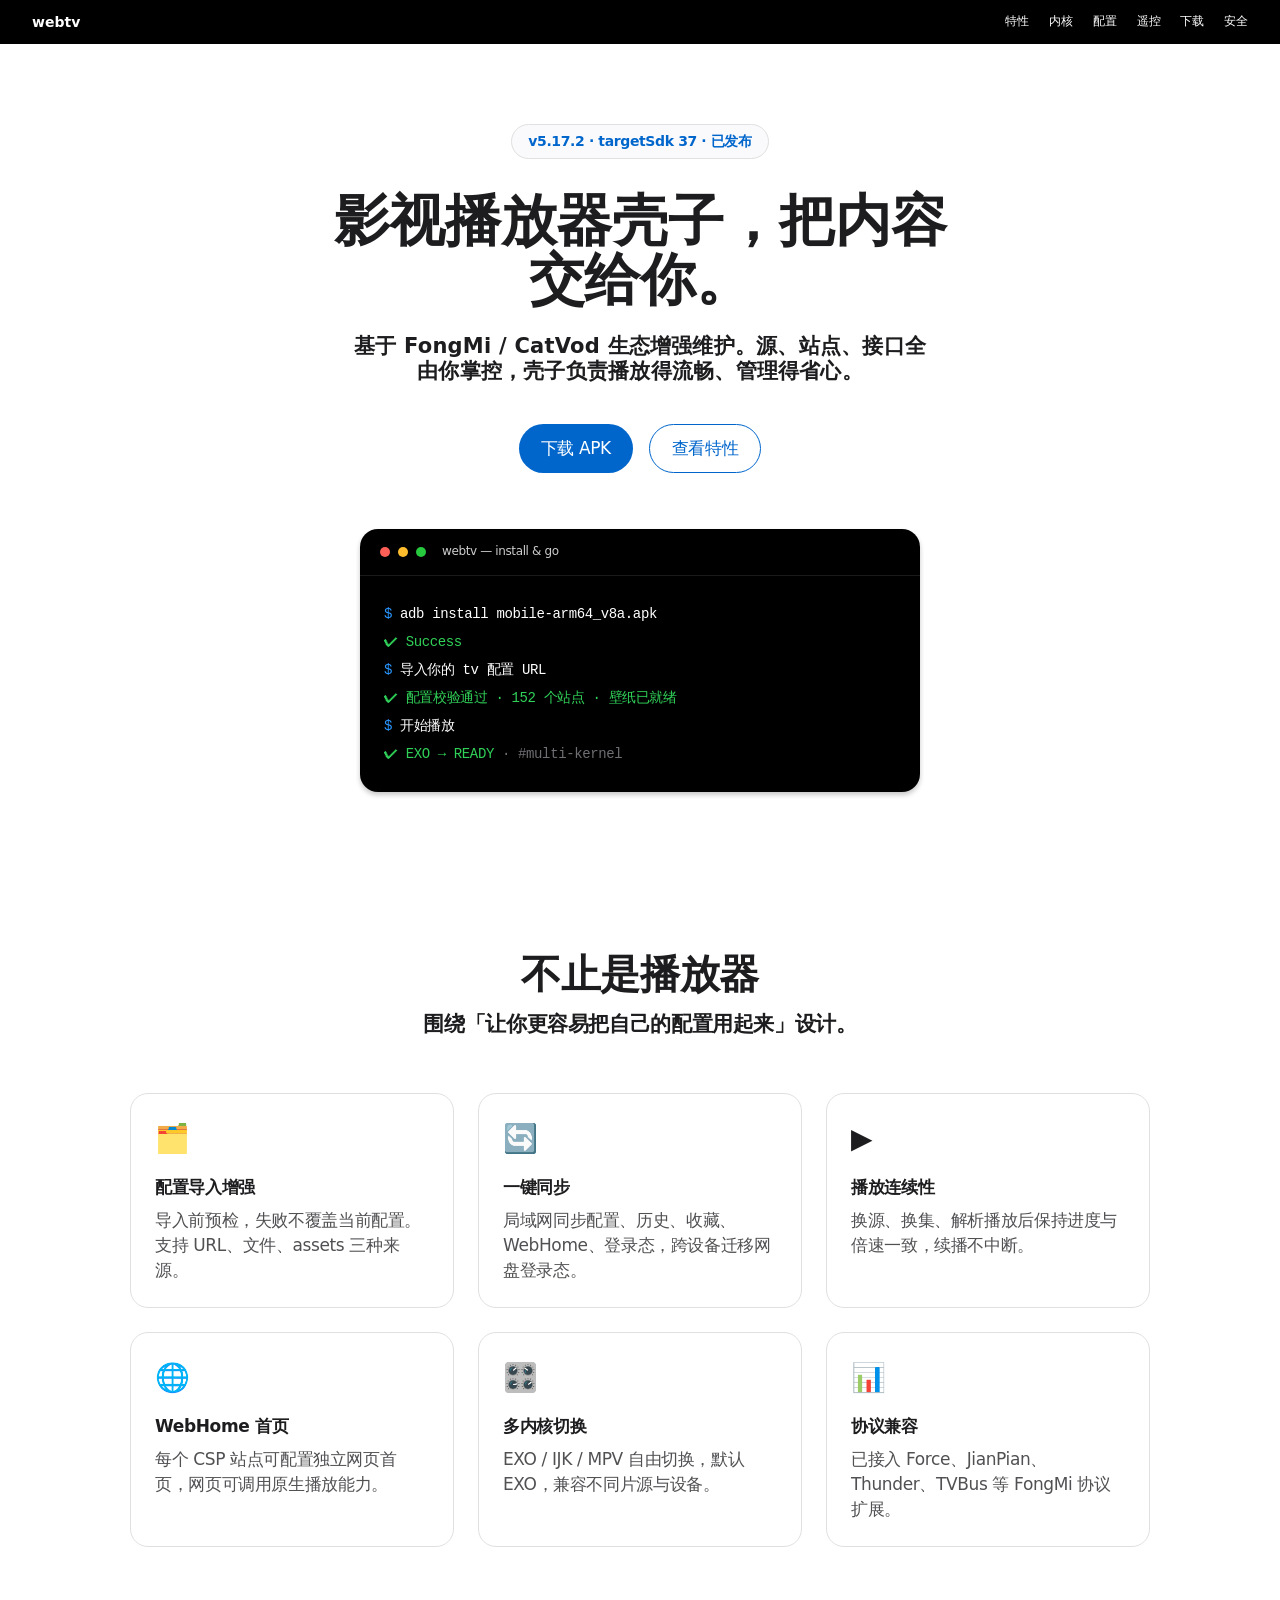
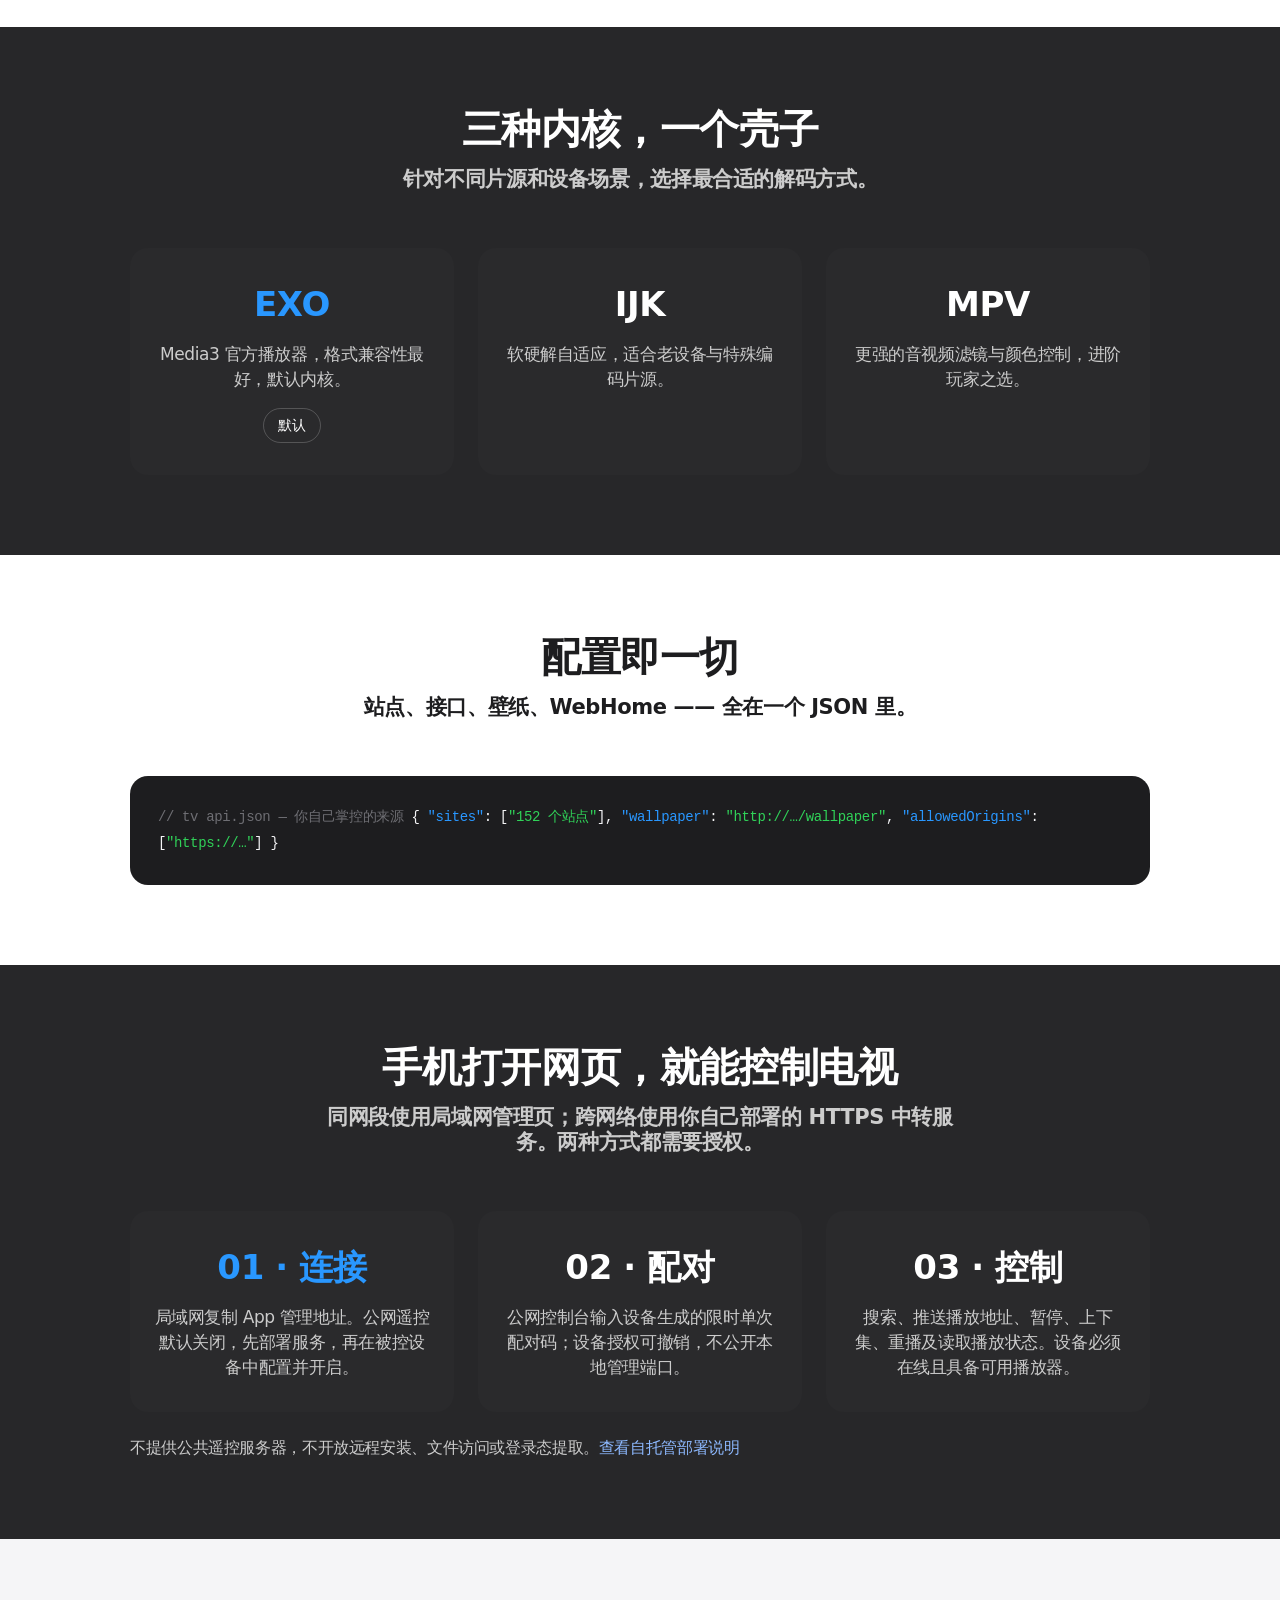
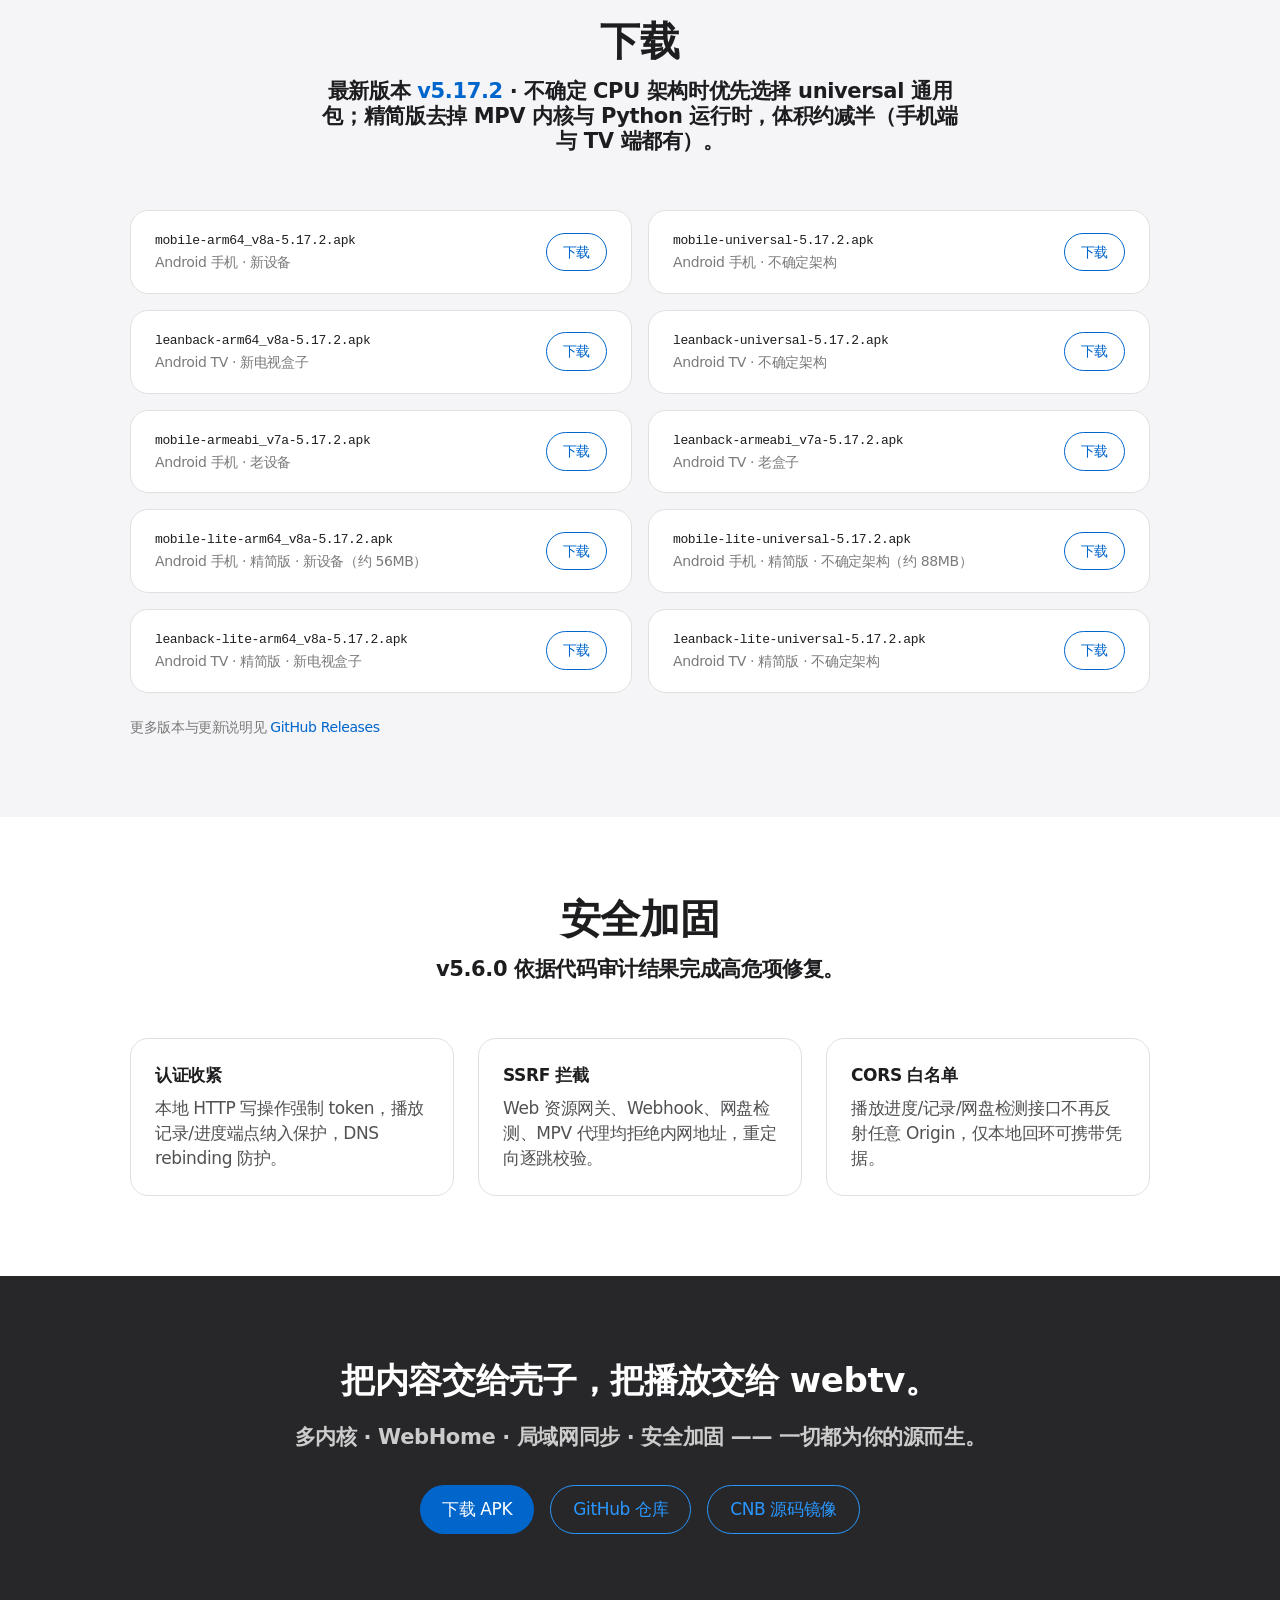
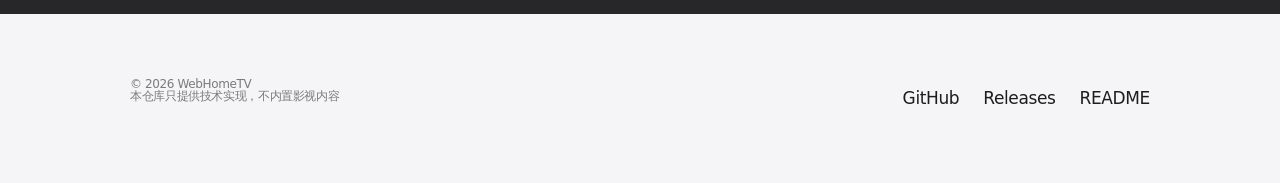
<file: docs/index.html>
<!DOCTYPE html>
<html lang="zh-CN">
<head>
<meta charset="UTF-8">
<meta name="viewport" content="width=device-width, initial-scale=1">
<title>WebHomeTV — 影视播放器壳子</title>
<meta name="description" content="WebHomeTV 是基于 FongMi / CatVod 生态增强维护的 Android 影音播放器壳子，支持多内核播放、WebHome 自定义首页、局域网同步与安全加固。">
<meta property="og:title" content="WebHomeTV — 影视播放器壳子">
<meta property="og:description" content="多内核播放 · WebHome 首页 · 局域网同步 · 安全加固">
<meta property="og:type" content="website">
<style>
  :root {
    --blue: #0066cc;
    --blue-focus: #0071e3;
    --blue-on-dark: #2997ff;
    --canvas: #ffffff;
    --parchment: #f5f5f7;
    --pearl: #fafafc;
    --tile-1: #272729;
    --ink: #1d1d1f;
    --body-on-dark: #ffffff;
    --body-muted: #cccccc;
    --ink-muted-48: #7a7a7a;
    --hairline: #e0e0e0;
    --divider-soft: #f0f0f0;
    --product-shadow: 0 3px 5px 0 rgba(0, 0, 0, 0.22);
    --font: -apple-system, BlinkMacSystemFont, "SF Pro Text", "Inter", "Segoe UI", system-ui, sans-serif;
    --font-display: -apple-system, BlinkMacSystemFont, "SF Pro Display", "Inter", system-ui, sans-serif;
    --section: 80px;
  }

  * { margin: 0; padding: 0; box-sizing: border-box; }

  html { scroll-behavior: smooth; }

  body {
    font-family: var(--font);
    background: var(--canvas);
    color: var(--ink);
    line-height: 1.47;
    letter-spacing: -0.374px;
    -webkit-font-smoothing: antialiased;
  }

  .container { max-width: 1068px; margin: 0 auto; padding: 0 24px; }
  .container-wide { max-width: 1440px; margin: 0 auto; padding: 0 32px; }

  a { color: var(--blue); text-decoration: none; }
  a:hover { text-decoration: underline; }

  /* ---------- Global Nav ---------- */
  .global-nav {
    position: sticky; top: 0; z-index: 50;
    background: #000000;
    height: 44px;
    display: flex; align-items: center;
  }
  .global-nav .container-wide {
    display: flex; align-items: center; justify-content: space-between;
    width: 100%;
  }
  .brand { font-size: 14px; font-weight: 600; color: var(--body-on-dark); letter-spacing: 0; }
  .brand:hover { text-decoration: none; opacity: 0.8; }
  .nav-links { display: flex; gap: 20px; }
  .nav-links a { font-size: 12px; color: var(--body-on-dark); letter-spacing: -0.12px; }
  .nav-links a:hover { text-decoration: none; color: var(--blue-on-dark); }

  /* ---------- Hero (light tile) ---------- */
  .hero { padding: var(--section) 0; background: var(--canvas); }
  .hero .container { text-align: center; }
  .hero .sub {
    display: inline-block;
    font-size: 14px; font-weight: 600; color: var(--blue);
    border: 1px solid var(--hairline);
    border-radius: 9999px;
    padding: 6px 16px;
    margin-bottom: 32px;
    background: var(--pearl);
  }
  .hero h1 {
    font-family: var(--font-display);
    font-size: 56px; font-weight: 600;
    line-height: 1.07; letter-spacing: -0.28px;
    color: var(--ink);
    max-width: 16ch; margin: 0 auto 24px;
  }
  .hero .lead {
    font-size: 21px; font-weight: 600;
    line-height: 1.19; letter-spacing: 0.231px;
    color: var(--ink);
    max-width: 40ch; margin: 0 auto 40px;
  }
  .hero-actions { display: flex; gap: 16px; justify-content: center; flex-wrap: wrap; }

  .btn {
    display: inline-flex; align-items: center; justify-content: center;
    font-family: var(--font); font-size: 17px; font-weight: 400;
    border-radius: 9999px; min-height: 44px; padding: 11px 22px;
    cursor: pointer; transition: transform 160ms ease, background 160ms ease;
    text-decoration: none;
  }
  .btn:focus-visible { outline: 2px solid var(--blue-focus); outline-offset: 2px; }
  .btn:active { transform: scale(0.95); }
  .btn-primary { background: var(--blue); color: #ffffff; }
  .btn-primary:hover { background: var(--blue-focus); text-decoration: none; }
  .btn-secondary { background: transparent; color: var(--blue); border: 1px solid var(--blue); }
  .btn-secondary:hover { background: rgba(0, 102, 204, 0.05); text-decoration: none; }

  /* Terminal card — product evidence */
  .terminal {
    background: #000000;
    border-radius: 18px;
    overflow: hidden;
    text-align: left;
    margin: 56px auto 0;
    max-width: 560px;
    box-shadow: var(--product-shadow);
  }
  .terminal-bar {
    display: flex; align-items: center; gap: 8px;
    padding: 14px 20px;
    border-bottom: 1px solid rgba(255, 255, 255, 0.1);
  }
  .terminal-bar .t-dot { width: 10px; height: 10px; border-radius: 50%; display: inline-block; }
  .t-dot.r { background: #FF5F56; } .t-dot.y { background: #FFBD2E; } .t-dot.g { background: #27C93F; }
  .terminal-bar .t-title { color: var(--body-muted); font-size: 12px; margin-left: 8px; }
  .terminal-body { padding: 24px; color: #a1a1a6; font-size: 14px; line-height: 2; font-family: ui-monospace, "SF Mono", monospace; }
  .terminal-body .prompt { color: var(--blue-on-dark); }
  .terminal-body .cmd { color: var(--body-on-dark); }
  .terminal-body .out { color: #30d158; }
  .terminal-body .muted { color: #6e6e73; }

  /* ---------- Section rhythm ---------- */
  section.tile-light { background: var(--canvas); padding: var(--section) 0; }
  section.tile-parchment { background: var(--parchment); padding: var(--section) 0; }
  section.tile-dark { background: var(--tile-1); padding: var(--section) 0; }
  section.tile-dark h2, section.tile-dark p.sec-desc { color: var(--body-on-dark); }
  section.tile-dark .sec-desc { color: var(--body-muted); }

  .sec-head { text-align: center; margin-bottom: 56px; }
  .sec-head h2 {
    font-family: var(--font-display);
    font-size: 40px; font-weight: 600; line-height: 1.10;
    color: var(--ink); margin-bottom: 16px;
  }
  .tile-dark .sec-head h2 { color: var(--body-on-dark); }
  .sec-head p.sec-desc { font-size: 21px; font-weight: 600; color: var(--ink); line-height: 1.19; max-width: 44ch; margin: 0 auto; }
  .tile-dark .sec-head p.sec-desc { color: var(--body-muted); }

  /* ---------- Feature cards (utility grid) ---------- */
  .grid { display: grid; grid-template-columns: repeat(3, 1fr); gap: 24px; }
  .card {
    background: var(--canvas);
    border: 1px solid var(--hairline);
    border-radius: 18px;
    padding: 24px;
    transition: transform 160ms ease;
  }
  .card:hover { transform: translateY(-2px); }
  .card .ico { font-size: 28px; margin-bottom: 16px; }
  .card h3 { font-size: 17px; font-weight: 600; color: var(--ink); margin-bottom: 8px; }
  .card p { font-size: 17px; color: #515154; line-height: 1.47; }
  .card code {
    font-family: ui-monospace, "SF Mono", monospace;
    font-size: 13px;
    background: var(--parchment);
    border-radius: 5px; padding: 2px 6px; color: var(--blue);
  }

  /* ---------- Kernels (dark tile) ---------- */
  .kernels { display: grid; grid-template-columns: repeat(3, 1fr); gap: 24px; }
  .kernel {
    background: #2a2a2c;
    border-radius: 18px;
    padding: 32px 24px;
    text-align: center;
  }
  .kernel .k-name { font-size: 34px; font-weight: 600; color: var(--body-on-dark); margin-bottom: 12px; letter-spacing: -0.374px; }
  .kernel .k-name.blue { color: var(--blue-on-dark); }
  .kernel p { font-size: 17px; color: var(--body-muted); }
  .kernel .tag {
    display: inline-block; margin-top: 16px;
    font-size: 14px; font-weight: 400; color: var(--body-on-dark);
    border: 1px solid rgba(255, 255, 255, 0.2);
    border-radius: 9999px; padding: 6px 14px;
  }

  /* ---------- Config code block ---------- */
  .code-block {
    background: #1d1d1f;
    border-radius: 18px;
    padding: 28px;
    font-family: ui-monospace, "SF Mono", monospace;
    font-size: 14px; line-height: 1.9;
    overflow-x: auto;
    color: #f5f5f7;
  }
  .code-block .cmt { color: #6e6e73; }
  .code-block .key { color: var(--blue-on-dark); }
  .code-block .str { color: #30d158; }

  /* ---------- Download ---------- */
  .dl-grid { display: grid; grid-template-columns: repeat(2, 1fr); gap: 16px; }
  .dl-row {
    display: flex; align-items: center; justify-content: space-between; gap: 16px;
    background: var(--canvas);
    border: 1px solid var(--hairline);
    border-radius: 18px; padding: 20px 24px;
    transition: border-color 160ms ease;
  }
  .dl-row:hover { border-color: var(--blue); }
  .dl-name { font-family: ui-monospace, "SF Mono", monospace; font-size: 13px; color: var(--ink); }
  .dl-desc { font-size: 14px; color: var(--ink-muted-48); margin-top: 2px; }
  .dl-btn {
    font-size: 14px; font-weight: 400; color: var(--blue);
    border: 1px solid var(--blue); border-radius: 9999px;
    padding: 8px 16px; white-space: nowrap;
    transition: background 160ms ease;
  }
  .dl-btn:hover { background: rgba(0, 102, 204, 0.05); text-decoration: none; }

  /* ---------- Security (parchment) ---------- */
  .tile-parchment .card { background: var(--canvas); border-color: var(--divider-soft); }

  /* ---------- CTA (dark) ---------- */
  .cta h2 { font-size: 34px; font-weight: 600; color: var(--body-on-dark); margin-bottom: 16px; letter-spacing: -0.374px; }
  .cta p { font-size: 21px; font-weight: 600; color: var(--body-muted); margin-bottom: 32px; }
  .cta .btn-primary { background: var(--blue); }
  .cta .btn-secondary { color: var(--blue-on-dark); border-color: var(--blue-on-dark); }

  /* ---------- Footer ---------- */
  footer { background: var(--parchment); padding: 64px 0; }
  footer .container { display: flex; justify-content: space-between; align-items: flex-start; gap: 32px; flex-wrap: wrap; }
  footer .copy { font-size: 12px; color: var(--ink-muted-48); line-height: 1.0; }
  footer .links { display: flex; gap: 24px; }
  footer .links a { font-size: 17px; color: var(--ink); line-height: 2.41; }
  footer .links a:hover { color: var(--blue); }

  /* ---------- Responsive ---------- */
  @media (max-width: 833px) {
    .nav-links { display: none; }
    .grid, .kernels { grid-template-columns: repeat(2, 1fr); }
    .dl-grid { grid-template-columns: 1fr; }
  }
  @media (max-width: 640px) {
    .hero h1 { font-size: 34px; }
    .sec-head h2 { font-size: 32px; }
    .grid, .kernels { grid-template-columns: 1fr; }
    section.tile-light, section.tile-parchment, section.tile-dark { padding: 48px 0; }
    .hero { padding: 48px 0; }
  }
  @media (max-width: 419px) {
    .hero h1 { font-size: 28px; }
    .container, .container-wide { padding: 0 16px; }
  }

  @media (prefers-reduced-motion: reduce) {
    html { scroll-behavior: auto; }
    * { transition: none !important; }
  }
</style>
</head>
<body>

<nav class="global-nav" aria-label="主导航">
  <div class="container-wide">
    <div class="brand">webtv</div>
    <div class="nav-links">
      <a href="#features">特性</a>
      <a href="#kernels">内核</a>
      <a href="#config">配置</a>
      <a href="#remote">遥控</a>
      <a href="#download">下载</a>
      <a href="#security">安全</a>
    </div>
  </div>
</nav>

<header class="hero" id="top">
  <div class="container">
    <span class="sub">v5.17.2 · targetSdk 37 · 已发布</span>
    <h1>影视播放器壳子，把内容交给你。</h1>
    <p class="lead">基于 FongMi / CatVod 生态增强维护。源、站点、接口全由你掌控，壳子负责播放得流畅、管理得省心。</p>
    <div class="hero-actions">
      <a class="btn btn-primary" href="#download">下载 APK</a>
      <a class="btn btn-secondary" href="#features">查看特性</a>
    </div>
    <div class="terminal" role="img" aria-label="终端命令行示例">
      <div class="terminal-bar">
        <span class="t-dot r"></span><span class="t-dot y"></span><span class="t-dot g"></span>
        <span class="t-title">webtv — install &amp; go</span>
      </div>
      <div class="terminal-body">
        <div><span class="prompt">$</span> <span class="cmd">adb install mobile-arm64_v8a.apk</span></div>
        <div><span class="out">✔ Success</span></div>
        <div><span class="prompt">$</span> <span class="cmd">导入你的 tv 配置 URL</span></div>
        <div><span class="out">✔ 配置校验通过 · 152 个站点 · 壁纸已就绪</span></div>
        <div><span class="prompt">$</span> <span class="cmd">开始播放</span></div>
        <div><span class="out">✔ EXO → READY <span class="muted">· #multi-kernel</span></span></div>
      </div>
    </div>
  </div>
</header>

<section class="tile-light" id="features">
  <div class="container">
    <div class="sec-head">
      <h2>不止是播放器</h2>
      <p class="sec-desc">围绕「让你更容易把自己的配置用起来」设计。</p>
    </div>
    <div class="grid">
      <div class="card">
        <div class="ico">🗂️</div>
        <h3>配置导入增强</h3>
        <p>导入前预检，失败不覆盖当前配置。支持 URL、文件、assets 三种来源。</p>
      </div>
      <div class="card">
        <div class="ico">🔄</div>
        <h3>一键同步</h3>
        <p>局域网同步配置、历史、收藏、WebHome、登录态，跨设备迁移网盘登录态。</p>
      </div>
      <div class="card">
        <div class="ico">▶️</div>
        <h3>播放连续性</h3>
        <p>换源、换集、解析播放后保持进度与倍速一致，续播不中断。</p>
      </div>
      <div class="card">
        <div class="ico">🌐</div>
        <h3>WebHome 首页</h3>
        <p>每个 CSP 站点可配置独立网页首页，网页可调用原生播放能力。</p>
      </div>
      <div class="card">
        <div class="ico">🎛️</div>
        <h3>多内核切换</h3>
        <p>EXO / IJK / MPV 自由切换，默认 EXO，兼容不同片源与设备。</p>
      </div>
      <div class="card">
        <div class="ico">📊</div>
        <h3>协议兼容</h3>
        <p>已接入 Force、JianPian、Thunder、TVBus 等 FongMi 协议扩展。</p>
      </div>
    </div>
  </div>
</section>

<section class="tile-dark" id="kernels">
  <div class="container">
    <div class="sec-head">
      <h2>三种内核，一个壳子</h2>
      <p class="sec-desc">针对不同片源和设备场景，选择最合适的解码方式。</p>
    </div>
    <div class="kernels">
      <div class="kernel">
        <div class="k-name blue">EXO</div>
        <p>Media3 官方播放器，格式兼容性最好，默认内核。</p>
        <span class="tag">默认</span>
      </div>
      <div class="kernel">
        <div class="k-name">IJK</div>
        <p>软硬解自适应，适合老设备与特殊编码片源。</p>
      </div>
      <div class="kernel">
        <div class="k-name">MPV</div>
        <p>更强的音视频滤镜与颜色控制，进阶玩家之选。</p>
      </div>
    </div>
  </div>
</section>

<section class="tile-light" id="config">
  <div class="container">
    <div class="sec-head">
      <h2>配置即一切</h2>
      <p class="sec-desc">站点、接口、壁纸、WebHome —— 全在一个 JSON 里。</p>
    </div>
    <div class="code-block" role="img" aria-label="tv 配置 JSON 示例">
<span class="cmt">// tv api.json — 你自己掌控的来源</span>
{
  <span class="key">"sites"</span>: [<span class="str">"152 个站点"</span>],
  <span class="key">"wallpaper"</span>: <span class="str">"http://…/wallpaper"</span>,
  <span class="key">"allowedOrigins"</span>: [<span class="str">"https://…"</span>]
}
    </div>
  </div>
</section>

<section class="tile-dark" id="remote">
  <div class="container">
    <div class="sec-head">
      <h2>手机打开网页，就能控制电视</h2>
      <p class="sec-desc">同网段使用局域网管理页；跨网络使用你自己部署的 HTTPS 中转服务。两种方式都需要授权。</p>
    </div>
    <div class="kernels">
      <div class="kernel">
        <div class="k-name blue">01 · 连接</div>
        <p>局域网复制 App 管理地址。公网遥控默认关闭，先部署服务，再在被控设备中配置并开启。</p>
      </div>
      <div class="kernel">
        <div class="k-name">02 · 配对</div>
        <p>公网控制台输入设备生成的限时单次配对码；设备授权可撤销，不公开本地管理端口。</p>
      </div>
      <div class="kernel">
        <div class="k-name">03 · 控制</div>
        <p>搜索、推送播放地址、暂停、上下集、重播及读取播放状态。设备必须在线且具备可用播放器。</p>
      </div>
    </div>
    <p style="margin-top:24px;color:#ccc">不提供公共遥控服务器，不开放远程安装、文件访问或登录态提取。<a style="color:#8db9ff" href="https://github.com/motao123/webtv/tree/main/serverless/webtv-remote-go">查看自托管部署说明</a></p>
  </div>
</section>

<section class="tile-parchment" id="download">
  <div class="container">
    <div class="sec-head">
      <h2>下载</h2>
      <p class="sec-desc">最新版本 <strong style="color:var(--blue)">v5.17.2</strong> · 不确定 CPU 架构时优先选择 universal 通用包；精简版去掉 MPV 内核与 Python 运行时，体积约减半（手机端与 TV 端都有）。</p>
    </div>
    <div class="dl-grid">
      <div class="dl-row">
        <div>
          <div class="dl-name">mobile-arm64_v8a-5.17.2.apk</div>
          <div class="dl-desc">Android 手机 · 新设备</div>
        </div>
        <a class="dl-btn" href="https://github.com/motao123/webtv/releases/latest/download/mobile-arm64_v8a-5.17.2.apk">下载</a>
      </div>
      <div class="dl-row">
        <div>
          <div class="dl-name">mobile-universal-5.17.2.apk</div>
          <div class="dl-desc">Android 手机 · 不确定架构</div>
        </div>
        <a class="dl-btn" href="https://github.com/motao123/webtv/releases/latest/download/mobile-universal-5.17.2.apk">下载</a>
      </div>
      <div class="dl-row">
        <div>
          <div class="dl-name">leanback-arm64_v8a-5.17.2.apk</div>
          <div class="dl-desc">Android TV · 新电视盒子</div>
        </div>
        <a class="dl-btn" href="https://github.com/motao123/webtv/releases/latest/download/leanback-arm64_v8a-5.17.2.apk">下载</a>
      </div>
      <div class="dl-row">
        <div>
          <div class="dl-name">leanback-universal-5.17.2.apk</div>
          <div class="dl-desc">Android TV · 不确定架构</div>
        </div>
        <a class="dl-btn" href="https://github.com/motao123/webtv/releases/latest/download/leanback-universal-5.17.2.apk">下载</a>
      </div>
      <div class="dl-row">
        <div>
          <div class="dl-name">mobile-armeabi_v7a-5.17.2.apk</div>
          <div class="dl-desc">Android 手机 · 老设备</div>
        </div>
        <a class="dl-btn" href="https://github.com/motao123/webtv/releases/latest/download/mobile-armeabi_v7a-5.17.2.apk">下载</a>
      </div>
      <div class="dl-row">
        <div>
          <div class="dl-name">leanback-armeabi_v7a-5.17.2.apk</div>
          <div class="dl-desc">Android TV · 老盒子</div>
        </div>
        <a class="dl-btn" href="https://github.com/motao123/webtv/releases/latest/download/leanback-armeabi_v7a-5.17.2.apk">下载</a>
      </div>
      <div class="dl-row">
        <div>
          <div class="dl-name">mobile-lite-arm64_v8a-5.17.2.apk</div>
          <div class="dl-desc">Android 手机 · 精简版 · 新设备（约 56MB）</div>
        </div>
        <a class="dl-btn" href="https://github.com/motao123/webtv/releases/latest/download/mobile-lite-arm64_v8a-5.17.2.apk">下载</a>
      </div>
      <div class="dl-row">
        <div>
          <div class="dl-name">mobile-lite-universal-5.17.2.apk</div>
          <div class="dl-desc">Android 手机 · 精简版 · 不确定架构（约 88MB）</div>
        </div>
        <a class="dl-btn" href="https://github.com/motao123/webtv/releases/latest/download/mobile-lite-universal-5.17.2.apk">下载</a>
      </div>
      <div class="dl-row">
        <div>
          <div class="dl-name">leanback-lite-arm64_v8a-5.17.2.apk</div>
          <div class="dl-desc">Android TV · 精简版 · 新电视盒子</div>
        </div>
        <a class="dl-btn" href="https://github.com/motao123/webtv/releases/latest/download/leanback-lite-arm64_v8a-5.17.2.apk">下载</a>
      </div>
      <div class="dl-row">
        <div>
          <div class="dl-name">leanback-lite-universal-5.17.2.apk</div>
          <div class="dl-desc">Android TV · 精简版 · 不确定架构</div>
        </div>
        <a class="dl-btn" href="https://github.com/motao123/webtv/releases/latest/download/leanback-lite-universal-5.17.2.apk">下载</a>
      </div>
    </div>
    <p style="margin-top:24px;font-size:14px;color:var(--ink-muted-48)">更多版本与更新说明见 <a href="https://github.com/motao123/webtv/releases">GitHub Releases</a></p>
  </div>
</section>

<section class="tile-light" id="security">
  <div class="container">
    <div class="sec-head">
      <h2>安全加固</h2>
      <p class="sec-desc">v5.6.0 依据代码审计结果完成高危项修复。</p>
    </div>
    <div class="grid">
      <div class="card">
        <h3>认证收紧</h3>
        <p>本地 HTTP 写操作强制 token，播放记录/进度端点纳入保护，DNS rebinding 防护。</p>
      </div>
      <div class="card">
        <h3>SSRF 拦截</h3>
        <p>Web 资源网关、Webhook、网盘检测、MPV 代理均拒绝内网地址，重定向逐跳校验。</p>
      </div>
      <div class="card">
        <h3>CORS 白名单</h3>
        <p>播放进度/记录/网盘检测接口不再反射任意 Origin，仅本地回环可携带凭据。</p>
      </div>
    </div>
  </div>
</section>

<section class="tile-dark cta">
  <div class="container" style="text-align:center">
    <h2>把内容交给壳子，把播放交给 webtv。</h2>
    <p>多内核 · WebHome · 局域网同步 · 安全加固 —— 一切都为你的源而生。</p>
    <div class="hero-actions" style="justify-content:center">
      <a class="btn btn-primary" href="#download">下载 APK</a>
      <a class="btn btn-secondary" href="https://github.com/motao123/webtv">GitHub 仓库</a>
      <a class="btn btn-secondary" href="https://cnb.cool/code_free/webtv-coding">CNB 源码镜像</a>
    </div>
  </div>
</section>

<footer>
  <div class="container">
    <div class="copy">© 2026 WebHomeTV<br>本仓库只提供技术实现，不内置影视内容</div>
    <div class="links">
      <a href="https://github.com/motao123/webtv">GitHub</a>
      <a href="https://github.com/motao123/webtv/releases">Releases</a>
      <a href="https://github.com/motao123/webtv/blob/main/README.md">README</a>
    </div>
  </div>
</footer>

</body>
</html>
</file>
